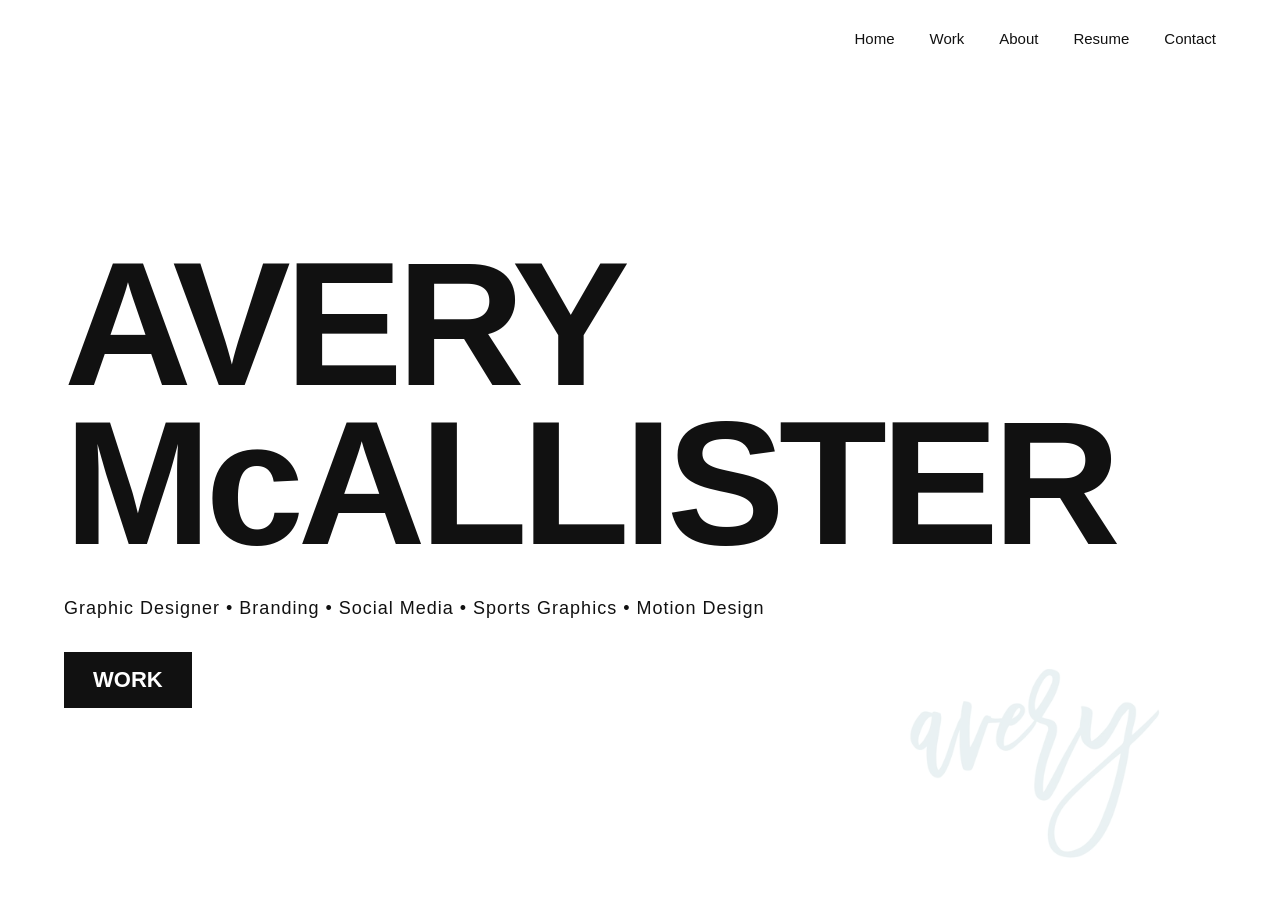
<file: index.html>
<!DOCTYPE html>
<html lang="en">
<head>
    <meta charset="UTF-8">
    <meta name="viewport" content="width=device-width, initial-scale=1.0">

    <title>Avery McAllister | Graphic Designer</title>
    
     <link rel="stylesheet" href="styles.css">
</head>

<body class="home-page">

    <!-- Navigation -->
    <nav>
        <ul>
            <li><a href="index.html">Home</a></li>
            <li><a href="work.html">Work</a></li>
            <li><a href="about.html">About</a></li>
            <li><a href="resume.html">Resume</a></li>
             <li><a href="contact.html">Contact</a></li>
        </ul>
    </nav>

    <!-- Homepage -->
    <main class="hero">
        <div>
            <h1>AVERY<br>McALLISTER</h1>
            <p>Graphic Designer • Branding • Social Media • Sports Graphics • Motion Design</p>
            <a class="hero-work-button" href="work.html">WORK</a>
        </div>
    </main>

     <img src="images/optimized/avery-1280.webp" class="corner-logo" alt="Avery McAllister logo" srcset="images/optimized/avery-640.webp 640w, images/optimized/avery-1280.webp 1280w" sizes="500px" width="8000" height="4500" decoding="async">

</body>
</html>
</file>
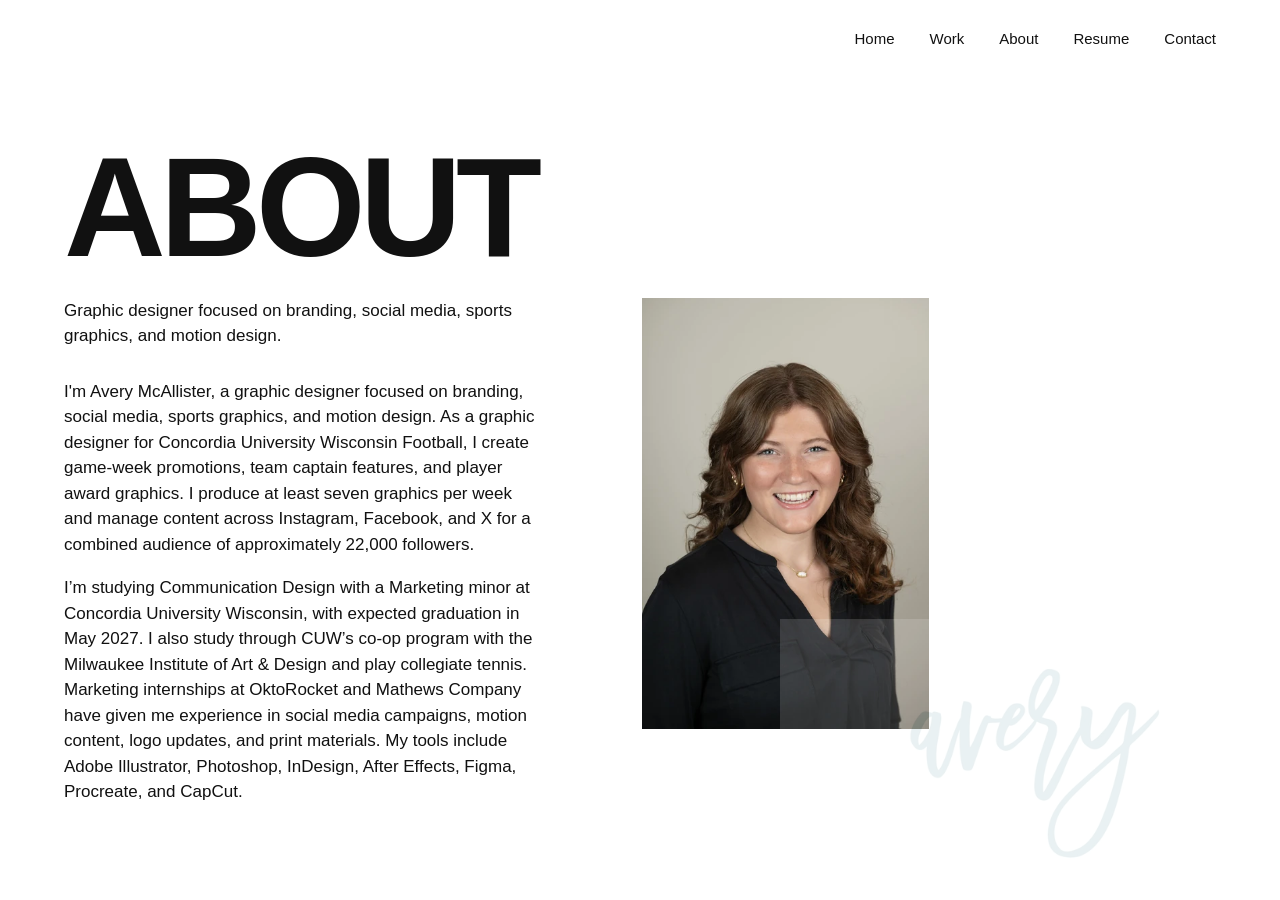
<file: about.html>
<!DOCTYPE html>
<html lang="en">
<head>
<meta charset="UTF-8">
<meta name="viewport" content="width=device-width, initial-scale=1.0">
<title>About | Avery McAllister</title>
<link rel="stylesheet" href="styles.css">
</head>
<body>

    
      <nav>
        <ul>
            <li><a href="index.html">Home</a></li>
            <li><a href="work.html">Work</a></li>
            <li><a href="about.html">About</a></li>
            <li><a href="resume.html">Resume</a></li>
             <li><a href="contact.html">Contact</a></li>
        </ul>
    </nav>
<main class="about-page">


    <!-- WORK TITLE -->

    <header class="work-header">
        <h1>ABOUT</h1>


    </header>



    <section class="about-content">

        <div class="about-intro">
            <p class="about-subheading">Graphic designer focused on branding, social media, sports graphics, and motion design.</p>
        <div class="about-text">
            <p>
                I'm Avery McAllister, a graphic designer focused on branding,
                social media, sports graphics, and motion design. As a graphic
                designer for Concordia University Wisconsin Football, I create
                game-week promotions, team captain features, and player award
                graphics. I produce at least seven graphics per week and manage
                content across Instagram, Facebook, and X for a combined
                audience of approximately 22,000 followers.
            </p><br>
            <p>
                I’m studying Communication Design with a Marketing minor at
                Concordia University Wisconsin, with expected graduation in
                May 2027. I also study through CUW’s co-op program with the
                Milwaukee Institute of Art &amp; Design and play collegiate tennis.
                Marketing internships at OktoRocket and Mathews Company have
                given me experience in social media campaigns, motion content,
                logo updates, and print materials. My tools include Adobe
                Illustrator, Photoshop, InDesign, After Effects, Figma,
                Procreate, and CapCut.
            </p>
        </div>

        </div>

        <div class="about-image">
            <img src="images/optimized/avery-headshot-1280.webp" alt="Avery McAllister" srcset="images/optimized/avery-headshot-640.webp 426w, images/optimized/avery-headshot-1280.webp 852w" sizes="(max-width: 800px) 50vw, 25vw" width="1445" height="2172" decoding="async">
        </div>
        
        <img src="images/optimized/avery-1280.webp" class="corner-logo" alt="Avery McAllister logo" srcset="images/optimized/avery-640.webp 640w, images/optimized/avery-1280.webp 1280w" sizes="500px" width="8000" height="4500" decoding="async">

    </section>


</main>

</body>
</html>
</file>
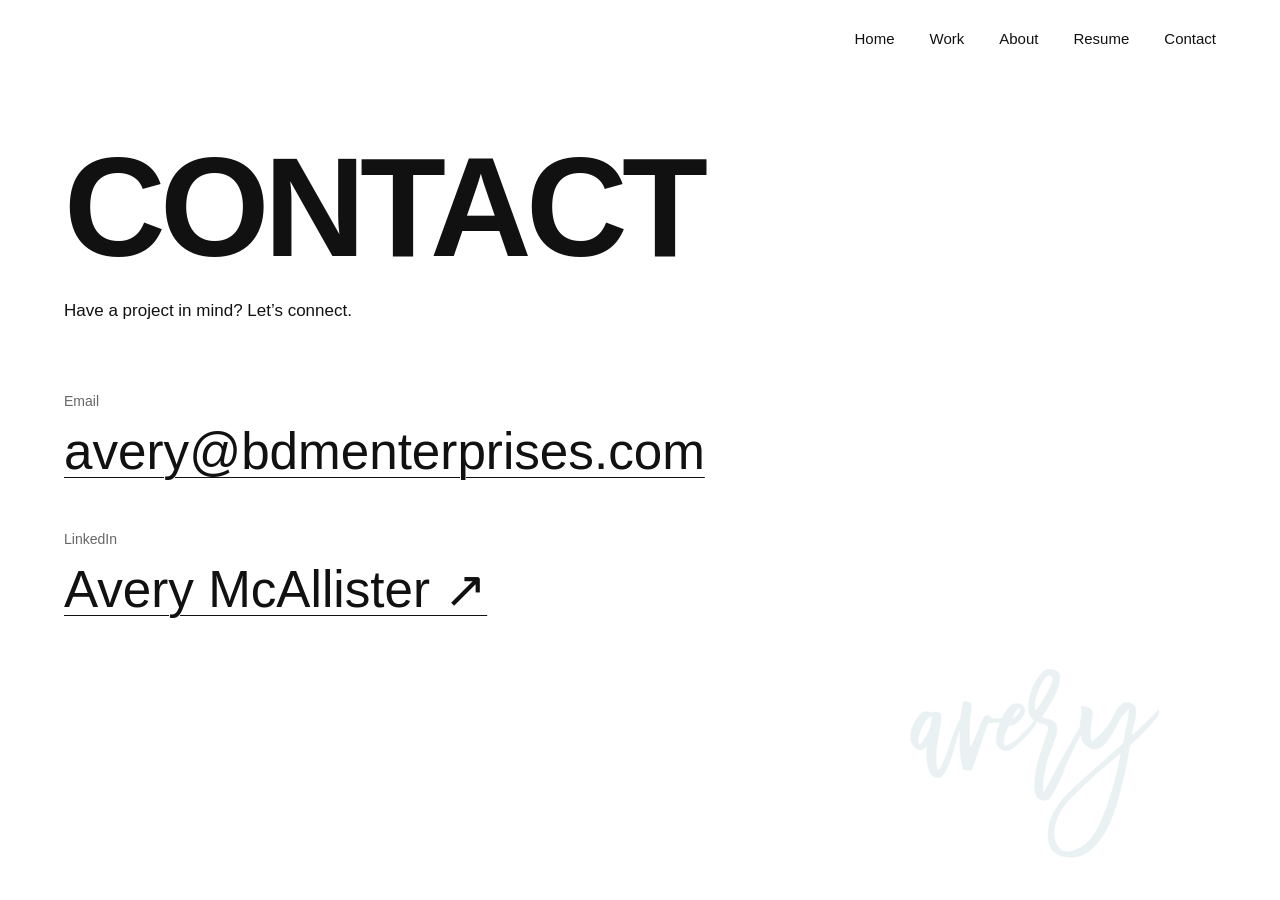
<file: contact.html>
<!DOCTYPE html>
<html lang="en">
<head>
    <meta charset="UTF-8">
    <meta name="viewport" content="width=device-width, initial-scale=1.0">

    <title>Contact | Avery McAllister</title>
    
     <link rel="stylesheet" href="styles.css">
</head>

<body>

    <!-- Navigation -->
    <nav>
        <ul>
            <li><a href="index.html">Home</a></li>
            <li><a href="work.html">Work</a></li>
            <li><a href="about.html">About</a></li>
            <li><a href="resume.html">Resume</a></li>
             <li><a href="contact.html" aria-current="page">Contact</a></li>
        </ul>
    </nav>

    <main class="contact-page">
        <header class="work-header">
            <h1>CONTACT</h1>
            <p>Have a project in mind? Let’s connect.</p>
        </header>
        <section class="contact-details" aria-label="Contact details">
            <div>
                <h2>Email</h2>
                <a href="mailto:avery@bdmenterprises.com">avery@bdmenterprises.com</a>
            </div>
            <div>
                <h2>LinkedIn</h2>
                <a href="https://www.linkedin.com/in/avery-mcallister">Avery McAllister ↗</a>
            </div>
        </section>
    </main>

     <img src="images/optimized/avery-1280.webp" class="corner-logo" alt="Avery McAllister logo" srcset="images/optimized/avery-640.webp 640w, images/optimized/avery-1280.webp 1280w" sizes="500px" width="8000" height="4500" decoding="async">

</body>
</html>
</file>
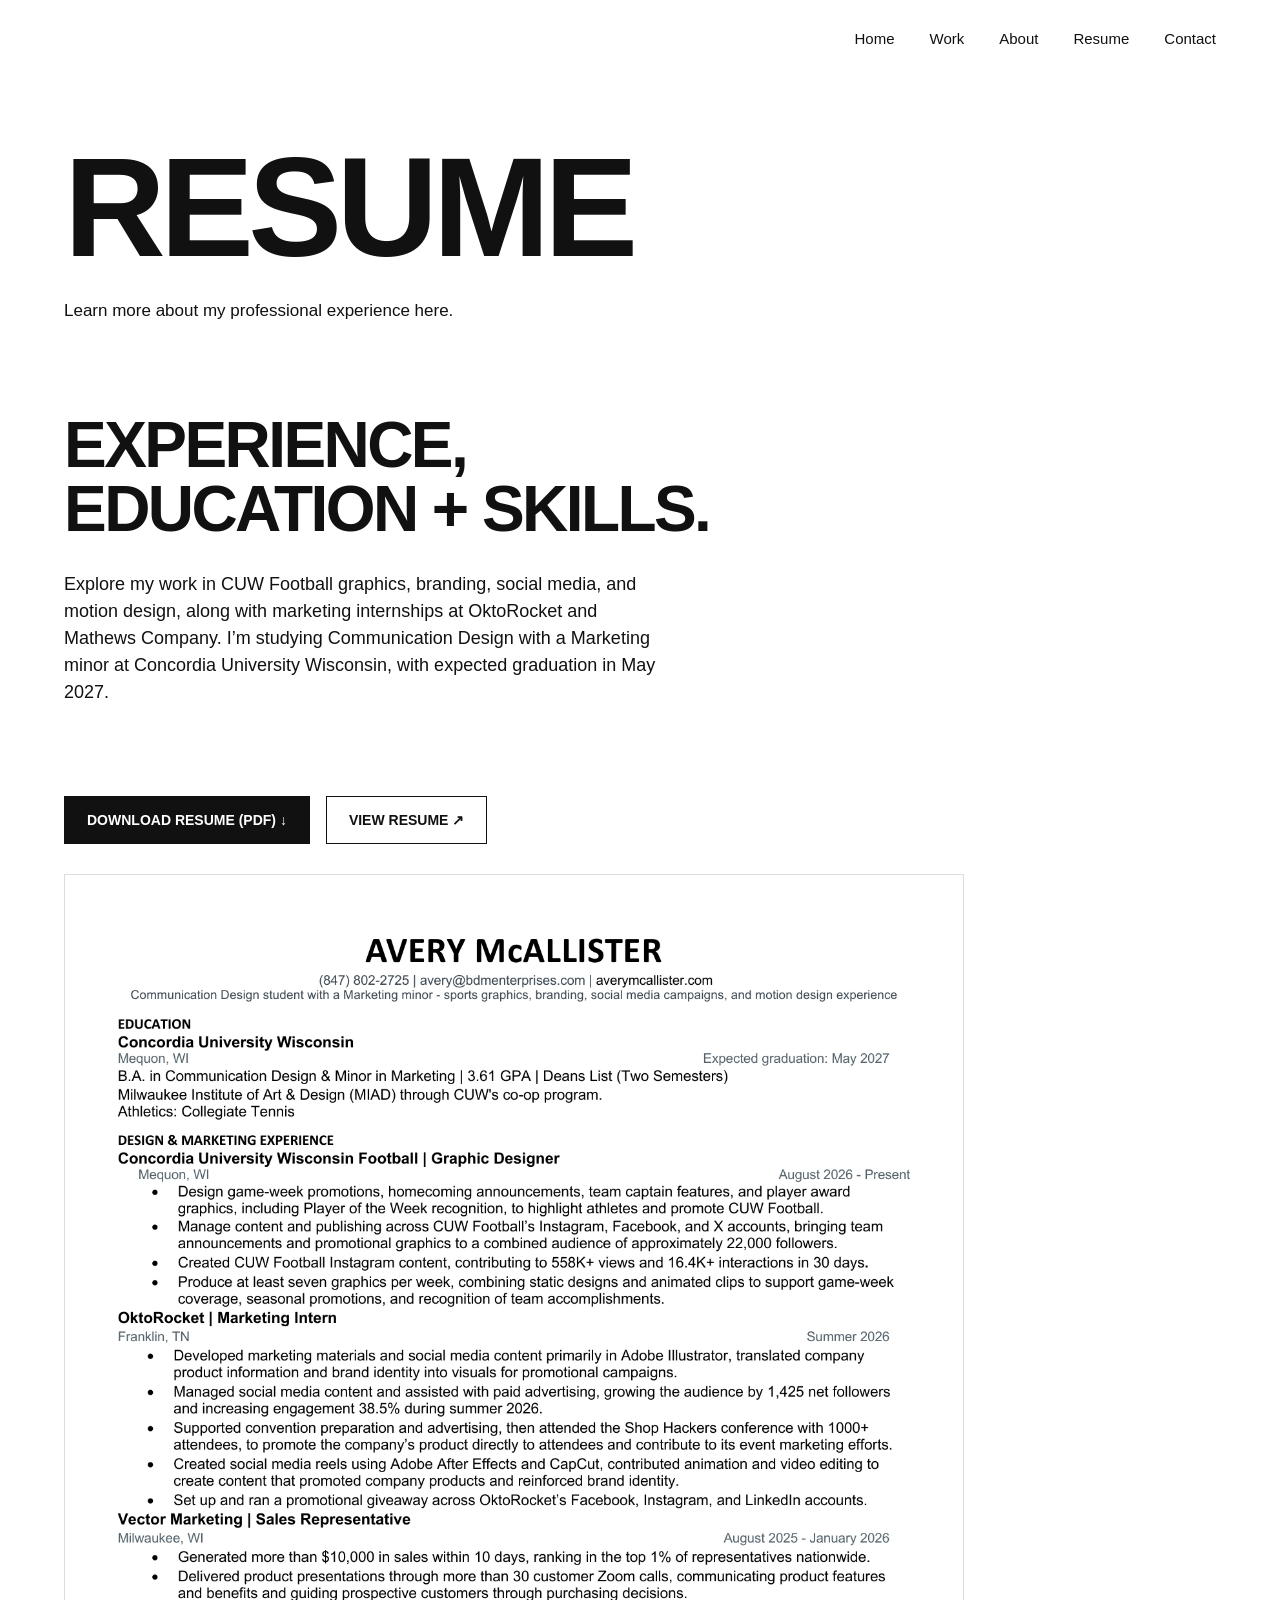
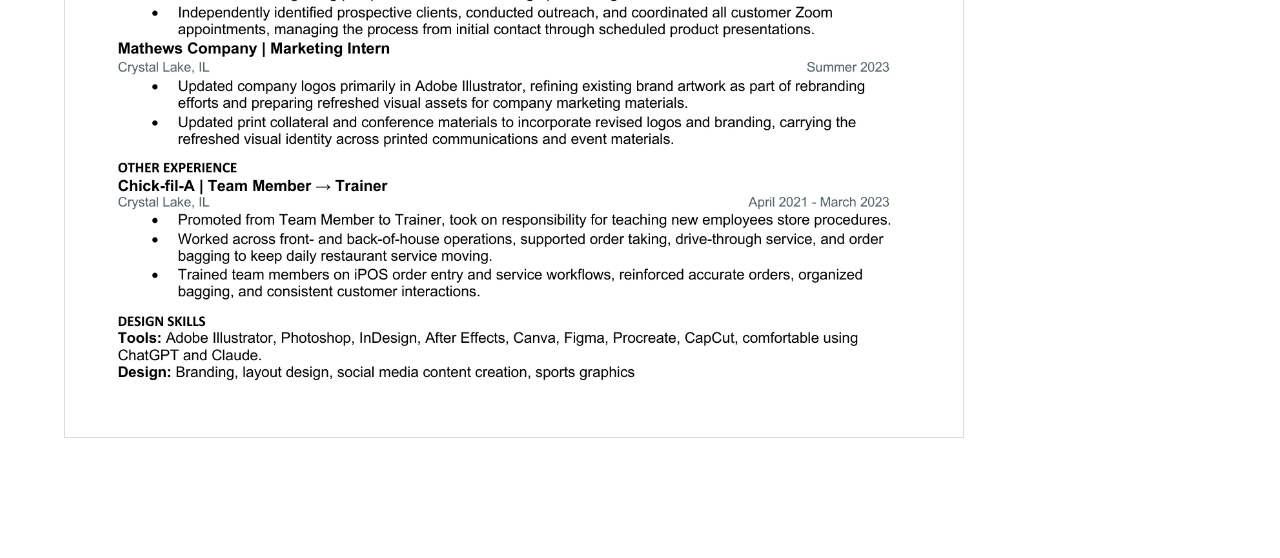
<file: resume.html>
<!DOCTYPE html>
<html lang="en">
<head>
<meta charset="UTF-8">
<meta name="viewport" content="width=device-width, initial-scale=1.0">
<title>Resume | Avery McAllister</title>
<link rel="stylesheet" href="styles.css?v=resume-20261006">
</head>
<body>



    <!-- NAVIGATION -->

    <nav>
        <ul>
            <li><a href="index.html">Home</a></li>
            <li><a href="work.html">Work</a></li>
            <li><a href="about.html">About</a></li>
            <li><a href="resume.html">Resume</a></li>
            <li><a href="contact.html">Contact</a></li>
        </ul>
    </nav>
<main class="resume-page">


    <!-- RESUME TITLE -->

    <header class="work-header">

        <h1>RESUME</h1>

        <p>
            
            Learn more about my professional experience here.
        </p>

    </header>


    <!-- INTRO -->

    <section class="resume-intro">

        <h2>
            EXPERIENCE,<br>
            EDUCATION + SKILLS.
        </h2>

        <p>
            Explore my work in CUW Football graphics, branding, social media,
            and motion design, along with marketing internships at OktoRocket
            and Mathews Company. I’m studying Communication Design with a
            Marketing minor at Concordia University Wisconsin, with expected
            graduation in May 2027.
        </p>

    </section>


    <!-- RESUME -->

    <section class="resume-container">

        <div class="resume-actions">
            <a href="images/Avery-McAllister-Resume.pdf?v=20261013-final"
               class="resume-button resume-download"
               download="Avery-McAllister-Resume.pdf">
                DOWNLOAD RESUME (PDF) ↓
            </a>
            <a href="images/Avery-McAllister-Resume.pdf?v=20261013-final"
               class="resume-button resume-view"
               target="_blank" rel="noopener">
                VIEW RESUME ↗
            </a>
        </div>
        <a href="images/Avery-McAllister-Resume.pdf?v=20261013-final"
           class="resume-preview"
           target="_blank" rel="noopener"
           aria-label="Open Avery McAllister's full resume PDF in a new tab">
            <img src="images/optimized/avery-resume-preview.webp?v=20261013-final"
                 alt="Avery McAllister's resume, featuring CUW Football graphic design, marketing experience, education, and design skills. Open the PDF to read the full resume."
                 width="1391" height="1800" decoding="async">
        </a>

    </section>


</main>

</body>
</html>
</file>
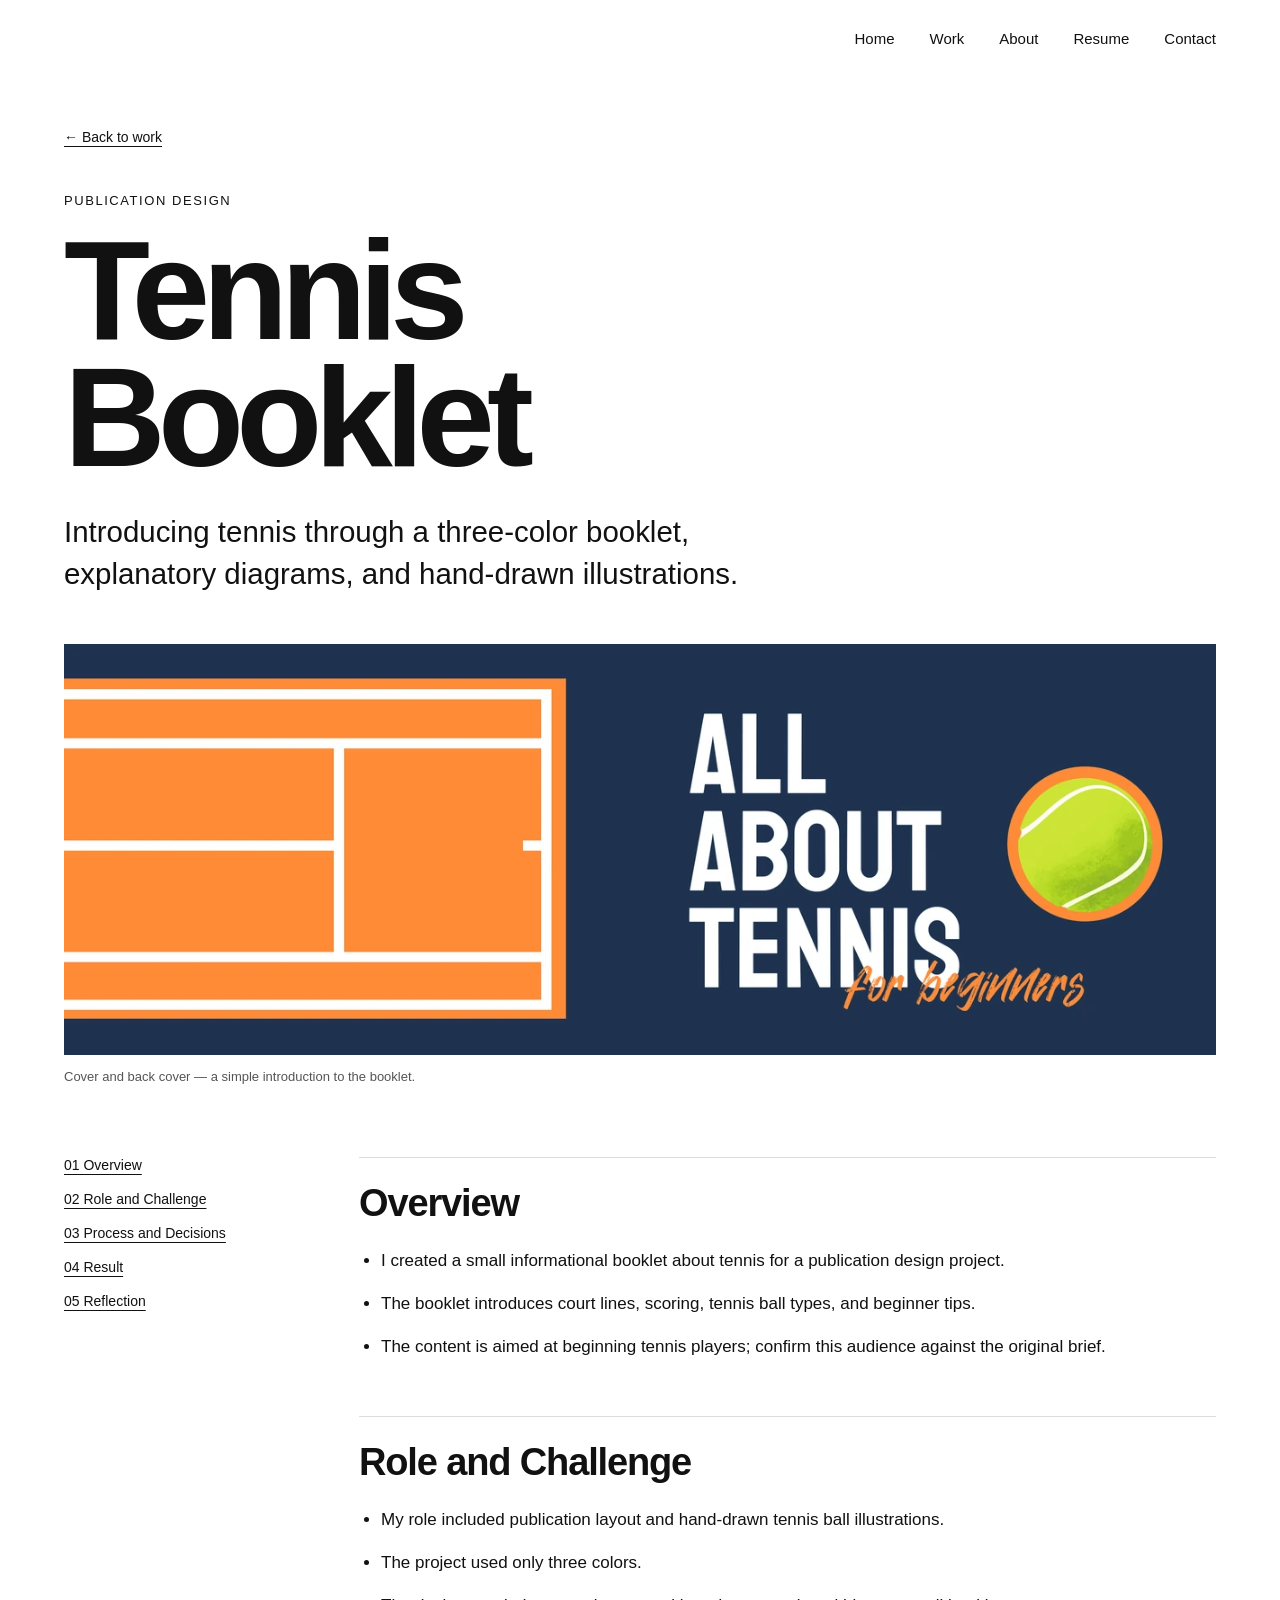
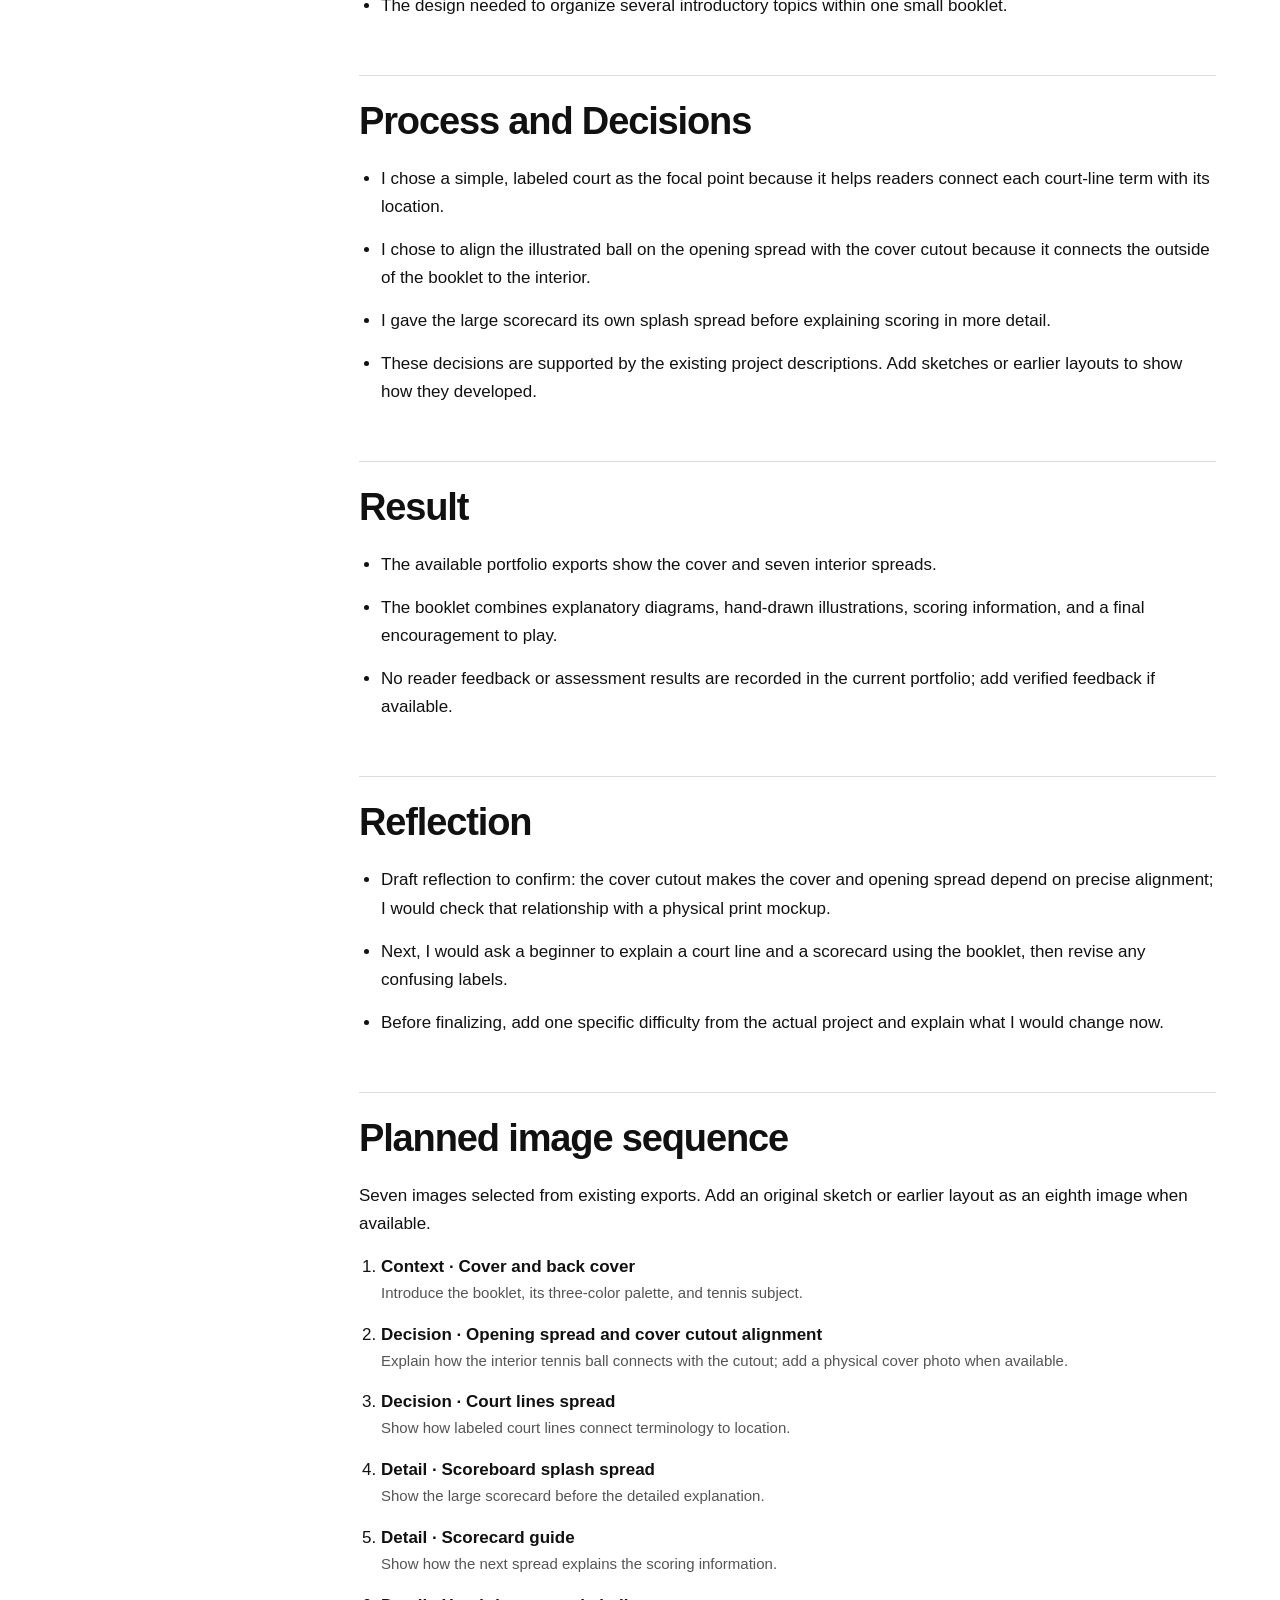
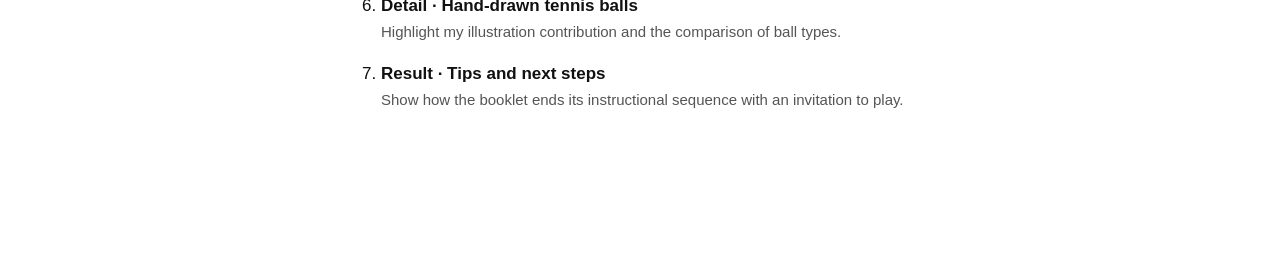
<file: tennis-booklet.html>
<!DOCTYPE html>
<html lang="en"><head><meta charset="UTF-8"><meta name="viewport" content="width=device-width, initial-scale=1.0"><title>Tennis Booklet Case Study | Avery McAllister</title><meta name="description" content="A working case study of Avery McAllister’s three-color informational tennis booklet."><link rel="stylesheet" href="styles.css"><link rel="stylesheet" href="case-study.css"></head><body><nav aria-label="Main navigation"><ul><li><a href="index.html">Home</a></li><li><a href="work.html">Work</a></li><li><a href="about.html">About</a></li><li><a href="resume.html">Resume</a></li><li><a href="contact.html">Contact</a></li></ul></nav><main class="case-study"><header><a class="case-back" href="work.html">← Back to work</a><p class="case-eyebrow">Publication design</p><h1>Tennis<br>Booklet</h1><p class="case-intro">Introducing tennis through a three-color booklet, explanatory diagrams, and hand-drawn illustrations.</p></header><figure class="case-lead"><img src="images/optimized/tennis-booklet-page-2-1280.webp" width="2600" height="929" alt="Front and back cover of the tennis booklet" fetchpriority="high"><figcaption>Cover and back cover — a simple introduction to the booklet.</figcaption></figure><div class="case-layout"><aside aria-label="Case-study sections"><a href="#section-1">01 Overview</a><a href="#section-2">02 Role and Challenge</a><a href="#section-3">03 Process and Decisions</a><a href="#section-4">04 Result</a><a href="#section-5">05 Reflection</a></aside><div><section id="section-1"><h2>Overview</h2><ul><li>I created a small informational booklet about tennis for a publication design project.</li><li>The booklet introduces court lines, scoring, tennis ball types, and beginner tips.</li><li>The content is aimed at beginning tennis players; confirm this audience against the original brief.</li></ul></section><section id="section-2"><h2>Role and Challenge</h2><ul><li>My role included publication layout and hand-drawn tennis ball illustrations.</li><li>The project used only three colors.</li><li>The design needed to organize several introductory topics within one small booklet.</li></ul></section><section id="section-3"><h2>Process and Decisions</h2><ul><li>I chose a simple, labeled court as the focal point because it helps readers connect each court-line term with its location.</li><li>I chose to align the illustrated ball on the opening spread with the cover cutout because it connects the outside of the booklet to the interior.</li><li>I gave the large scorecard its own splash spread before explaining scoring in more detail.</li><li>These decisions are supported by the existing project descriptions. Add sketches or earlier layouts to show how they developed.</li></ul></section><section id="section-4"><h2>Result</h2><ul><li>The available portfolio exports show the cover and seven interior spreads.</li><li>The booklet combines explanatory diagrams, hand-drawn illustrations, scoring information, and a final encouragement to play.</li><li>No reader feedback or assessment results are recorded in the current portfolio; add verified feedback if available.</li></ul></section><section id="section-5"><h2>Reflection</h2><ul><li>Draft reflection to confirm: the cover cutout makes the cover and opening spread depend on precise alignment; I would check that relationship with a physical print mockup.</li><li>Next, I would ask a beginner to explain a court line and a scorecard using the booklet, then revise any confusing labels.</li><li>Before finalizing, add one specific difficulty from the actual project and explain what I would change now.</li></ul></section><section class="case-image-plan"><h2>Planned image sequence</h2><p>Seven images selected from existing exports. Add an original sketch or earlier layout as an eighth image when available.</p><ol><li><strong>Context · Cover and back cover</strong><p>Introduce the booklet, its three-color palette, and tennis subject.</p></li><li><strong>Decision · Opening spread and cover cutout alignment</strong><p>Explain how the interior tennis ball connects with the cutout; add a physical cover photo when available.</p></li><li><strong>Decision · Court lines spread</strong><p>Show how labeled court lines connect terminology to location.</p></li><li><strong>Detail · Scoreboard splash spread</strong><p>Show the large scorecard before the detailed explanation.</p></li><li><strong>Detail · Scorecard guide</strong><p>Show how the next spread explains the scoring information.</p></li><li><strong>Detail · Hand-drawn tennis balls</strong><p>Highlight my illustration contribution and the comparison of ball types.</p></li><li><strong>Result · Tips and next steps</strong><p>Show how the booklet ends its instructional sequence with an invitation to play.</p></li></ol></section></div></div></main></body></html>
</file>
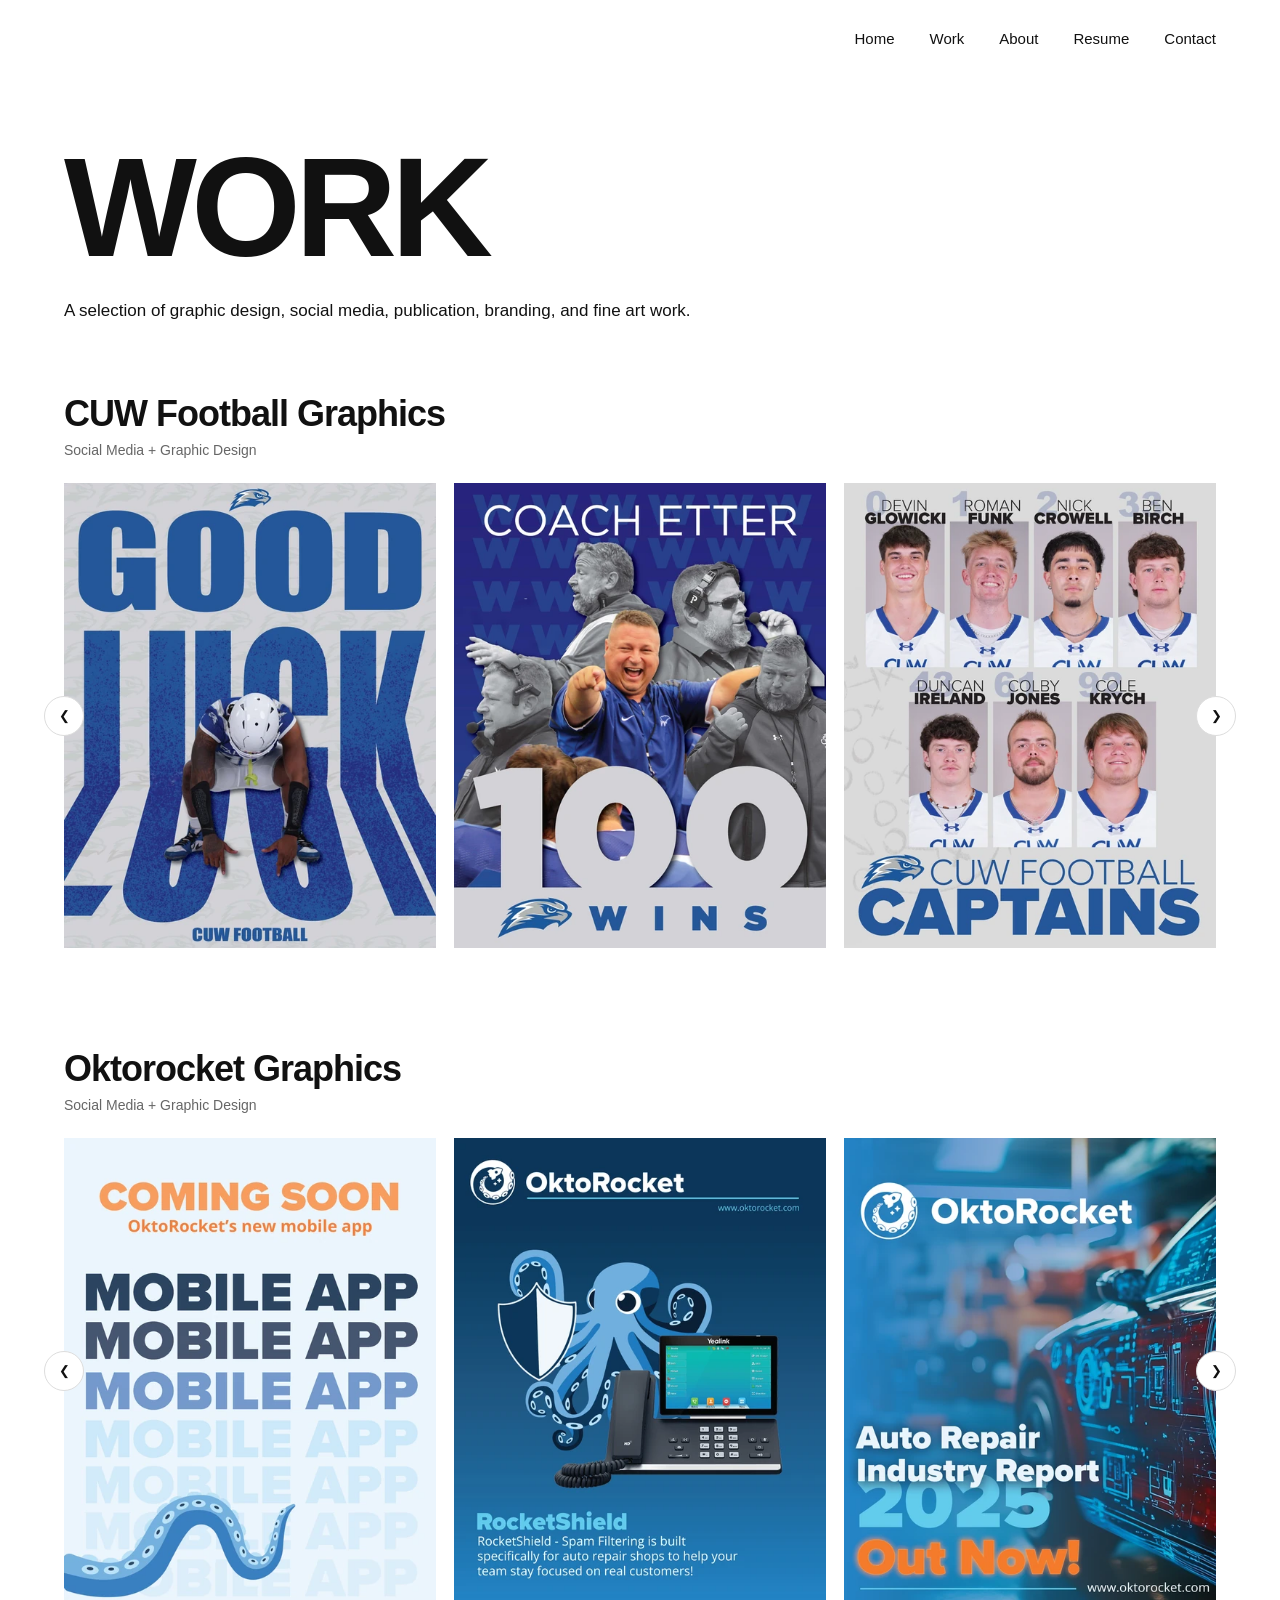
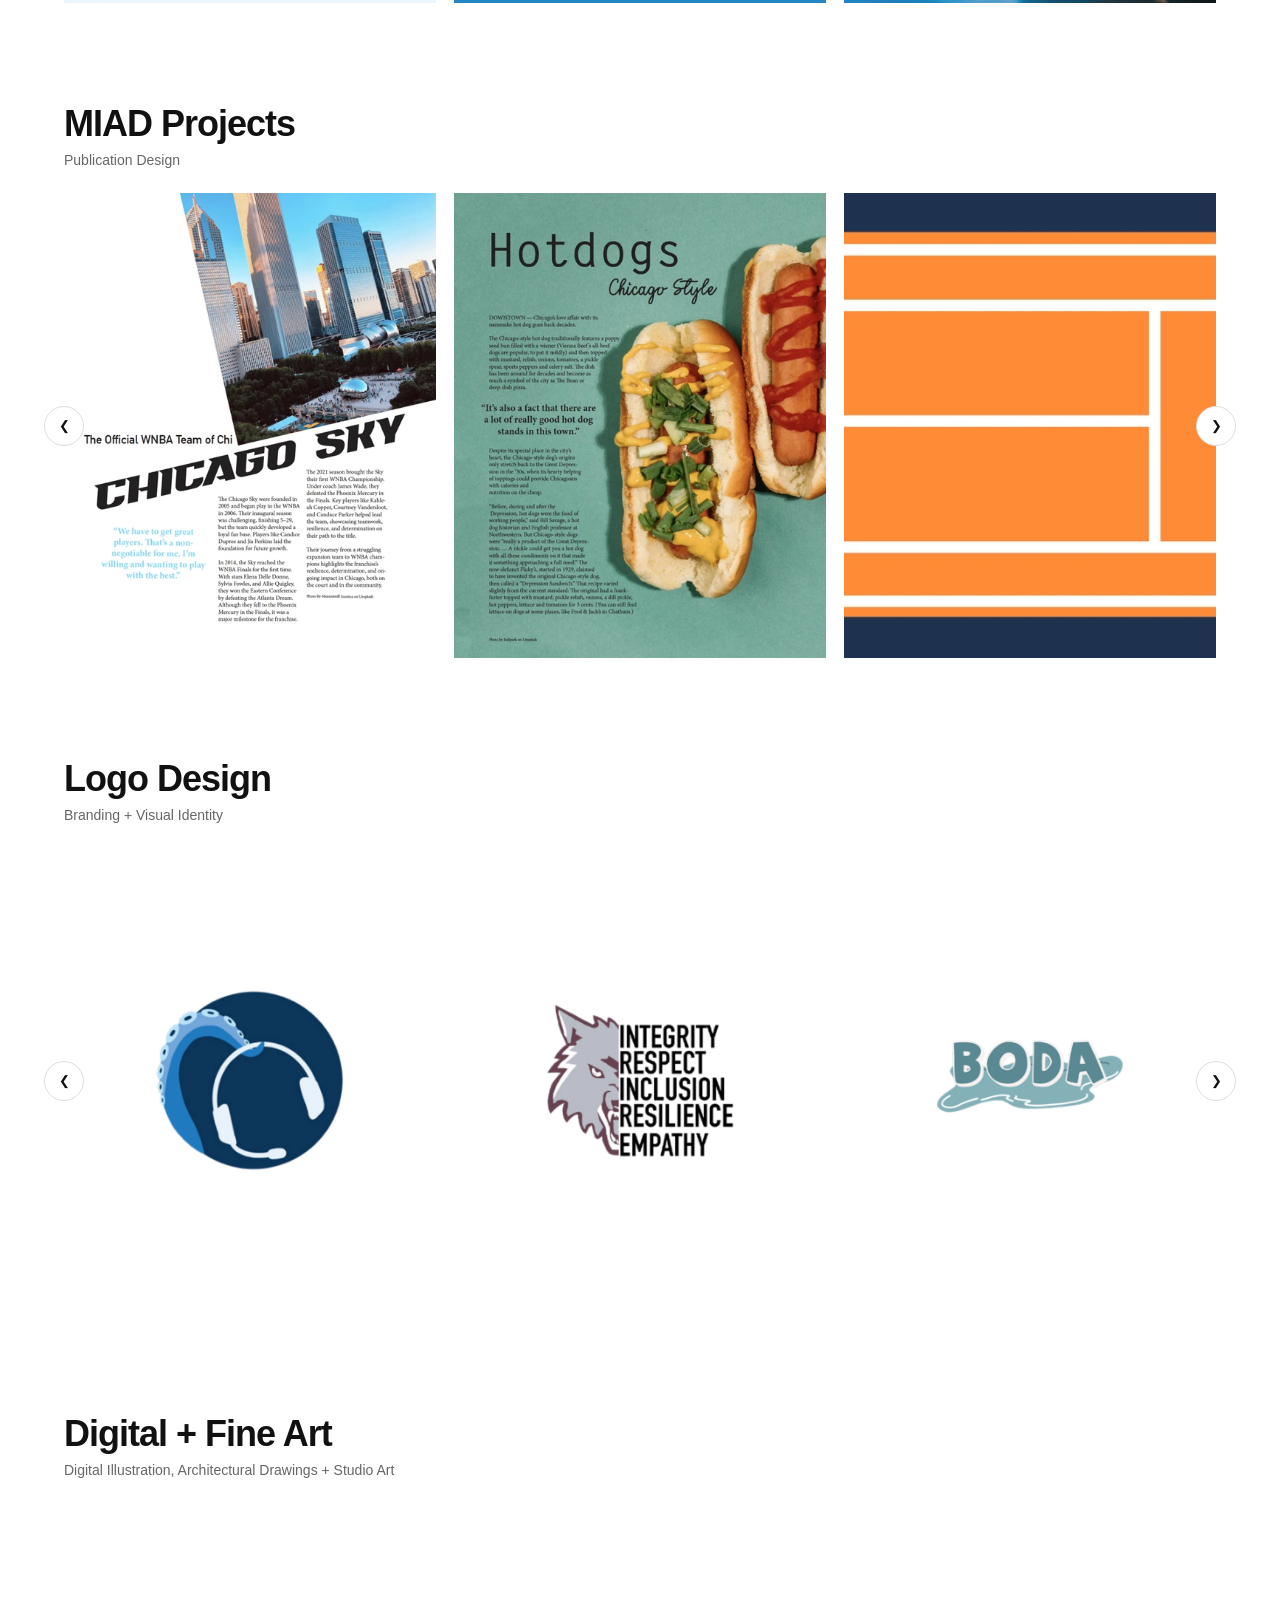
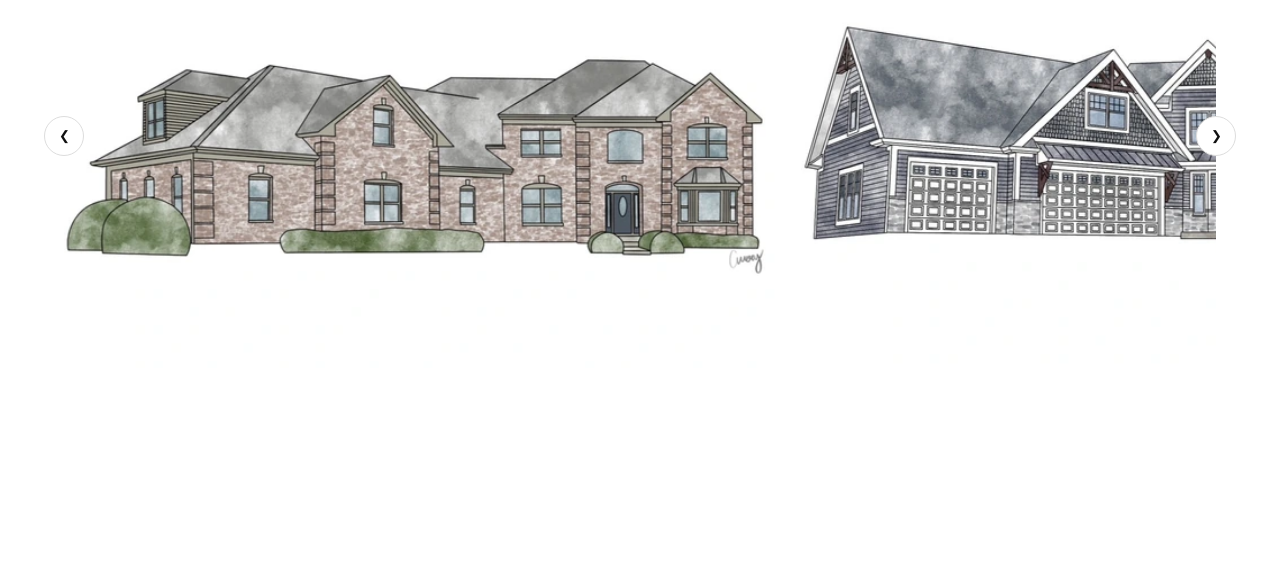
<file: work.html>
<!DOCTYPE html>
<html lang="en">

<head>
    <meta charset="UTF-8">
    <meta name="viewport" content="width=device-width, initial-scale=1.0">

    <title>Work | Avery McAllister</title>

    <link rel="stylesheet" href="styles.css">
</head>

<body>
    

    <!-- NAVIGATION -->
     <nav>
        <ul>
            <li><a href="index.html">Home</a></li>
            <li><a href="work.html">Work</a></li>
            <li><a href="about.html">About</a></li>
            <li><a href="resume.html">Resume</a></li>
             <li><a href="contact.html">Contact</a></li>
        </ul>
    </nav>


    <!-- WORK TITLE -->

    <header class="work-header">
        <h1>WORK</h1>
        <p>
           A selection of graphic design, social media,
            publication, branding, and fine art work.
        </p>
    </header>


   <!-- CUW FOOTBALL -->

<section class="work-section">

    <div class="section-title">
        <h2>CUW Football Graphics</h2>
        <p>Social Media + Graphic Design</p>
    </div>

    <div class="carousel">

        <!-- LEFT ARROW -->
        <button class="arrow left-arrow" type="button" aria-label="Previous photos"
                onclick="scrollWork(this, -1)">
            &#10094;
        </button>


        <!-- ALL IMAGES -->
        <div class="work-grid">


            <!-- PROJECT 1 -->
            <div class="work-piece"
                 data-project="good-luck" role="button" tabindex="0" onclick="openProject(this)">

                <img src="images/optimized/good-luck-1280.webp"
                     alt="CUW Football Good Luck graphic" srcset="images/optimized/good-luck-640.webp 512w, images/optimized/good-luck-1280.webp 1024w" sizes="(max-width: 500px) calc(100vw - 100px), (max-width: 800px) 45vw, 33vw" width="4500" height="5625" decoding="async" loading="lazy">

            </div>


            <!-- PROJECT 2 -->
            <div class="work-piece"
                 data-project="100-wims" role="button" tabindex="0" onclick="openProject(this)">

                <img src="images/optimized/100-wims-1280.webp"
                     alt="CUW Football 100 Wins graphic" srcset="images/optimized/100-wims-640.webp 512w, images/optimized/100-wims-1280.webp 1024w" sizes="(max-width: 500px) calc(100vw - 100px), (max-width: 800px) 45vw, 33vw" width="4500" height="5625" decoding="async" loading="lazy">

            </div>


            <!-- PROJECT 3 -->
            <div class="work-piece"
                 data-project="captains" role="button" tabindex="0" onclick="openProject(this)">

                <img src="images/optimized/captains-1280.webp"
                     alt="CUW Football Captains graphic" srcset="images/optimized/captains-640.webp 512w, images/optimized/captains-1280.webp 1024w" sizes="(max-width: 500px) calc(100vw - 100px), (max-width: 800px) 45vw, 33vw" width="3000" height="3750" decoding="async" loading="lazy">

            </div>


            <!-- PROJECT 4 -->
            <div class="work-piece"
                 data-project="football-final" role="button" tabindex="0" onclick="openProject(this)">

                <img src="images/optimized/football-final-1280.webp"
                     alt="CUW Football final score graphic: 49–28" srcset="images/optimized/football-final-640.webp 512w, images/optimized/football-final-1280.webp 1024w" sizes="(max-width: 500px) calc(100vw - 100px), (max-width: 800px) 45vw, 33vw" width="1920" height="2400" decoding="async" loading="lazy">

            </div>


            <!-- PROJECT 5 -->
            <div class="work-piece"
                 data-project="gta-game-week" role="button" tabindex="0" onclick="openProject(this)">

                <img src="images/optimized/gta-game-week-1280.webp"
                     alt="CUW Football illustrated Game Week 7 graphic" srcset="images/optimized/gta-game-week-640.webp 512w, images/optimized/gta-game-week-1280.webp 1024w" sizes="(max-width: 500px) calc(100vw - 100px), (max-width: 800px) 45vw, 33vw" width="3000" height="3750" decoding="async" loading="lazy">

            </div>


            <!-- PROJECT 6 -->
            <div class="work-piece"
                 data-project="homecoming" role="button" tabindex="0" onclick="openProject(this)">

                <img src="images/optimized/homecoming-1280.webp"
                     alt="CUW Football Homecoming graphic" srcset="images/optimized/homecoming-640.webp 512w, images/optimized/homecoming-1280.webp 1024w" sizes="(max-width: 500px) calc(100vw - 100px), (max-width: 800px) 45vw, 33vw" width="3000" height="3750" decoding="async" loading="lazy">

            </div>


            <!-- PROJECT 7 -->
            <div class="work-piece"
                 data-project="game-week" role="button" tabindex="0" onclick="openProject(this)">

                <img src="images/optimized/game-week-1280.webp"
                     alt="CUW Football Game Week graphic" srcset="images/optimized/game-week-640.webp 512w, images/optimized/game-week-1280.webp 1024w" sizes="(max-width: 500px) calc(100vw - 100px), (max-width: 800px) 45vw, 33vw" width="3000" height="3750" decoding="async" loading="lazy">

            </div>


        </div>


        <!-- RIGHT ARROW -->
        <button class="arrow right-arrow" type="button" aria-label="Next photos"
                onclick="scrollWork(this, 1)">
            &#10095;
        </button>

    </div>


        

    <!-- OKTOROCKET -->

<section style="margin-top: 100px;">

    <div class="section-title">
        <h2>Oktorocket Graphics</h2>
        <p>Social Media + Graphic Design</p>
    </div>

    <div class="carousel">

        <!-- LEFT ARROW -->
        <button class="arrow left-arrow" type="button" aria-label="Previous photos"
                onclick="scrollWork(this, -1)">
            &#10094;
        </button>


        <!-- ALL IMAGES -->
        <div class="work-grid">


            <!-- PROJECT 1 -->
            <div class="work-piece"
                 data-project="mobile-app-2" role="button" tabindex="0" onclick="openProject(this)">

                <img src="images/optimized/mobile-app-2-1280.webp"
                     alt="Oktorocket graphic" srcset="images/optimized/mobile-app-2-640.webp 512w, images/optimized/mobile-app-2-1280.webp 1024w" sizes="(max-width: 500px) calc(100vw - 100px), (max-width: 800px) 45vw, 33vw" width="3000" height="3750" decoding="async" loading="lazy">

            </div>


            <!-- PROJECT 2 -->
            <div class="work-piece"
                 data-project="rocketshieldd-new-page-1" role="button" tabindex="0" onclick="openProject(this)">

                <img src="images/optimized/rocketshieldd-new-page-1-1280.webp"
                     alt="Oktorocket RocketShield graphic" srcset="images/optimized/rocketshieldd-new-page-1-640.webp 512w, images/optimized/rocketshieldd-new-page-1-1280.webp 1024w" sizes="(max-width: 500px) calc(100vw - 100px), (max-width: 800px) 45vw, 33vw" width="3465" height="4332" decoding="async" loading="lazy">

            </div>


            <!-- PROJECT 3 -->
            <div class="work-piece"
                 data-project="out-now" role="button" tabindex="0" onclick="openProject(this)">

                <img src="images/optimized/out-now-1280.webp"
                     alt="Oktorocket graphic" srcset="images/optimized/out-now-640.webp 512w, images/optimized/out-now-1280.webp 1024w" sizes="(max-width: 500px) calc(100vw - 100px), (max-width: 800px) 45vw, 33vw" width="4500" height="5625" decoding="async" loading="lazy">

            </div>


            <!-- PROJECT 4 -->
            <div class="work-piece"
                 data-project="call-period-comparison-copy-2" role="button" tabindex="0" onclick="openProject(this)">

                <img src="images/optimized/call-period-comparison-copy-2-1280.webp"
                     alt="Oktorocket call period comparison graphic" srcset="images/optimized/call-period-comparison-copy-2-640.webp 512w, images/optimized/call-period-comparison-copy-2-1280.webp 1024w" sizes="(max-width: 500px) calc(100vw - 100px), (max-width: 800px) 45vw, 33vw" width="5580" height="6975" decoding="async" loading="lazy">

            </div>


            <!-- PROJECT 5 -->
            <div class="work-piece"
                 data-project="parts-margin-report-all" role="button" tabindex="0" onclick="openProject(this)">

                <img src="images/optimized/parts-margin-report-all-1280.webp"
                     alt="Oktorocket parts margin report graphic" srcset="images/optimized/parts-margin-report-all-640.webp 512w, images/optimized/parts-margin-report-all-1280.webp 1024w" sizes="(max-width: 500px) calc(100vw - 100px), (max-width: 800px) 45vw, 33vw" width="1080" height="1350" decoding="async" loading="lazy">

            </div>


        </div>


        <!-- RIGHT ARROW -->
        <button class="arrow right-arrow" type="button" aria-label="Next photos"
                onclick="scrollWork(this, 1)">
            &#10095;
        </button>

    </div>

</section>
    
<!-- MIAD PROJECTS -->

<section class="work-section"
         style="margin-top: 100px; margin-left: 0; padding-left: 0;">

    <div class="section-title"
         style="margin-left: 0; padding-left: 0;">

        <h2>MIAD Projects</h2>
        <p>Publication Design</p>

    </div>


    <div class="carousel">

        <!-- LEFT ARROW -->
        <button class="arrow left-arrow" type="button" aria-label="Previous photos"
                onclick="scrollWork(this, -1)">
            &#10094;
        </button>


        <div class="work-grid">


            <!-- MAGAZINE PROJECT 1 -->
            <div class="work-piece"
                 data-project="screenshot-2026-08-15-at-4-05-33-pm" role="button" tabindex="0" onclick="openProject(this)">

                <img src="images/optimized/screenshot-2026-08-15-at-4-05-33-pm-1280.webp"
                     alt="Magazine spread" srcset="images/optimized/screenshot-2026-08-15-at-4-05-33-pm-640.webp 504w, images/optimized/screenshot-2026-08-15-at-4-05-33-pm-1280.webp 1008w" sizes="(max-width: 500px) calc(100vw - 100px), (max-width: 800px) 45vw, 33vw" width="1314" height="1668" decoding="async" loading="lazy">

            </div>


            <!-- MAGAZINE PROJECT 2 -->
            <div class="work-piece"
                 data-project="screenshot-2026-08-15-at-4-05-23-pm" role="button" tabindex="0" onclick="openProject(this)">

                <img src="images/optimized/screenshot-2026-08-15-at-4-05-23-pm-1280.webp"
                     alt="Magazine spread" srcset="images/optimized/screenshot-2026-08-15-at-4-05-23-pm-640.webp 512w, images/optimized/screenshot-2026-08-15-at-4-05-23-pm-1280.webp 1023w" sizes="(max-width: 500px) calc(100vw - 100px), (max-width: 800px) 45vw, 33vw" width="1330" height="1664" decoding="async" loading="lazy">

            </div>


            <!-- TENNIS BOOKLET: COVER -->
            <div class="work-piece work-piece-wide" style="flex: 0 0 auto; aspect-ratio: 2600 / 929;"
                 data-project="tennis-booklet-page-2" role="button" tabindex="0" onclick="openProject(this)">
                <img src="images/optimized/tennis-booklet-page-2-1280.webp"
                     alt="Tennis booklet — Cover" srcset="images/optimized/tennis-booklet-page-2-640.webp 640w, images/optimized/tennis-booklet-page-2-1280.webp 1280w" sizes="(max-width: 800px) 160vw, 120vw" width="2600" height="929" style="width: auto; object-fit: contain;" decoding="async" loading="lazy">
            </div>

            <!-- TENNIS BOOKLET: CONTENTS -->
            <div class="work-piece work-piece-wide" style="flex: 0 0 auto; aspect-ratio: 2600 / 929;"
                 data-project="tennis-booklet-page-3" role="button" tabindex="0" onclick="openProject(this)">
                <img src="images/optimized/tennis-booklet-page-3-1280.webp"
                     alt="Tennis booklet — Contents" srcset="images/optimized/tennis-booklet-page-3-640.webp 640w, images/optimized/tennis-booklet-page-3-1280.webp 1280w" sizes="(max-width: 800px) 160vw, 120vw" width="2600" height="929" style="width: auto; object-fit: contain;" decoding="async" loading="lazy">
            </div>

            <!-- TENNIS BOOKLET: COURT LINES -->
            <div class="work-piece work-piece-wide" style="flex: 0 0 auto; aspect-ratio: 2600 / 929;"
                 data-project="tennis-booklet-page-4" role="button" tabindex="0" onclick="openProject(this)">
                <img src="images/optimized/tennis-booklet-page-4-1280.webp"
                     alt="Tennis booklet — Court Lines" srcset="images/optimized/tennis-booklet-page-4-640.webp 640w, images/optimized/tennis-booklet-page-4-1280.webp 1280w" sizes="(max-width: 800px) 160vw, 120vw" width="2600" height="929" style="width: auto; object-fit: contain;" decoding="async" loading="lazy">
            </div>

            <!-- TENNIS BOOKLET: SCOREBOARD -->
            <div class="work-piece work-piece-wide" style="flex: 0 0 auto; aspect-ratio: 2600 / 929;"
                 data-project="tennis-booklet-page-5" role="button" tabindex="0" onclick="openProject(this)">
                <img src="images/optimized/tennis-booklet-page-5-1280.webp"
                     alt="Tennis booklet — Scoreboard" srcset="images/optimized/tennis-booklet-page-5-640.webp 640w, images/optimized/tennis-booklet-page-5-1280.webp 1280w" sizes="(max-width: 800px) 160vw, 120vw" width="2600" height="929" style="width: auto; object-fit: contain;" decoding="async" loading="lazy">
            </div>

            <!-- TENNIS BOOKLET: SCORECARD GUIDE -->
            <div class="work-piece work-piece-wide" style="flex: 0 0 auto; aspect-ratio: 2600 / 929;"
                 data-project="tennis-booklet-page-6" role="button" tabindex="0" onclick="openProject(this)">
                <img src="images/optimized/tennis-booklet-page-6-1280.webp"
                     alt="Tennis booklet — Scorecard Guide" srcset="images/optimized/tennis-booklet-page-6-640.webp 640w, images/optimized/tennis-booklet-page-6-1280.webp 1280w" sizes="(max-width: 800px) 160vw, 120vw" width="2600" height="929" style="width: auto; object-fit: contain;" decoding="async" loading="lazy">
            </div>

            <!-- TENNIS BOOKLET: TENNIS BALLS -->
            <div class="work-piece work-piece-wide" style="flex: 0 0 auto; aspect-ratio: 2600 / 929;"
                 data-project="tennis-booklet-page-7" role="button" tabindex="0" onclick="openProject(this)">
                <img src="images/optimized/tennis-booklet-page-7-1280.webp"
                     alt="Tennis booklet — Tennis Balls" srcset="images/optimized/tennis-booklet-page-7-640.webp 640w, images/optimized/tennis-booklet-page-7-1280.webp 1280w" sizes="(max-width: 800px) 160vw, 120vw" width="2600" height="929" style="width: auto; object-fit: contain;" decoding="async" loading="lazy">
            </div>

            <!-- TENNIS BOOKLET: TIPS AND NEXT STEPS -->
            <div class="work-piece work-piece-wide" style="flex: 0 0 auto; aspect-ratio: 2600 / 929;"
                 data-project="tennis-booklet-page-8" role="button" tabindex="0" onclick="openProject(this)">
                <img src="images/optimized/tennis-booklet-page-8-1280.webp"
                     alt="Tennis booklet — Tips and Next Steps" srcset="images/optimized/tennis-booklet-page-8-640.webp 640w, images/optimized/tennis-booklet-page-8-1280.webp 1280w" sizes="(max-width: 800px) 160vw, 120vw" width="2600" height="929" style="width: auto; object-fit: contain;" decoding="async" loading="lazy">
            </div>

            <!-- TENNIS BOOKLET: CLOSING QUOTE -->
            <div class="work-piece work-piece-wide" style="flex: 0 0 auto; aspect-ratio: 2600 / 929;"
                 data-project="tennis-booklet-page-9" role="button" tabindex="0" onclick="openProject(this)">
                <img src="images/optimized/tennis-booklet-page-9-1280.webp"
                     alt="Tennis booklet — Closing Quote" srcset="images/optimized/tennis-booklet-page-9-640.webp 640w, images/optimized/tennis-booklet-page-9-1280.webp 1280w" sizes="(max-width: 800px) 160vw, 120vw" width="2600" height="929" style="width: auto; object-fit: contain;" decoding="async" loading="lazy">
            </div>


        </div>


        <!-- RIGHT ARROW -->
        <button class="arrow right-arrow" type="button" aria-label="Next photos"
                onclick="scrollWork(this, 1)">
            &#10095;
        </button>

    </div>

</section>


<!-- LOGO DESIGN -->

<section class="work-section"
         style="margin-top: 0px; margin-left: 0; padding-left: 0;">

    <div class="section-title"
         style="margin-left: 0; padding-left: 0;">

        <h2>Logo Design</h2>
        <p>Branding + Visual Identity</p>

    </div>


    <div class="carousel">

        <!-- LEFT ARROW -->
        <button class="arrow left-arrow" type="button" aria-label="Previous photos"
                onclick="scrollWork(this, -1)">
            &#10094;
        </button>


        <div class="work-grid">


            <div class="work-piece work-piece-logo" data-project="logo-1" role="button" tabindex="0" onclick="openProject(this)">
                <img src="images/optimized/logo-1-1280.webp"
                     srcset="images/optimized/logo-1-640.webp 512w, images/optimized/logo-1-1280.webp 1024w"
                     sizes="(max-width: 500px) calc(100vw - 100px), (max-width: 800px) 45vw, 33vw"
                     width="1200" height="1500" loading="lazy" decoding="async" alt="Headset Icon logo design">
            </div>

            <div class="work-piece work-piece-logo" data-project="logo-2" role="button" tabindex="0" onclick="openProject(this)">
                <img src="images/optimized/logo-2-1280.webp"
                     srcset="images/optimized/logo-2-640.webp 512w, images/optimized/logo-2-1280.webp 1024w"
                     sizes="(max-width: 500px) calc(100vw - 100px), (max-width: 800px) 45vw, 33vw"
                     width="1200" height="1500" loading="lazy" decoding="async" alt="Integrity + Respect logo design">
            </div>

            <div class="work-piece work-piece-logo" data-project="logo-3" role="button" tabindex="0" onclick="openProject(this)">
                <img src="images/optimized/logo-3-1280.webp"
                     srcset="images/optimized/logo-3-640.webp 512w, images/optimized/logo-3-1280.webp 1024w"
                     sizes="(max-width: 500px) calc(100vw - 100px), (max-width: 800px) 45vw, 33vw"
                     width="1200" height="1500" loading="lazy" decoding="async" alt="BODA logo design">
            </div>

            <div class="work-piece work-piece-logo" data-project="logo-4" role="button" tabindex="0" onclick="openProject(this)">
                <img src="images/optimized/logo-4-1280.webp"
                     srcset="images/optimized/logo-4-640.webp 512w, images/optimized/logo-4-1280.webp 1024w"
                     sizes="(max-width: 500px) calc(100vw - 100px), (max-width: 800px) 45vw, 33vw"
                     width="1200" height="1500" loading="lazy" decoding="async" alt="STEAMZ logo design">
            </div>

            <div class="work-piece work-piece-logo" data-project="logo-5" role="button" tabindex="0" onclick="openProject(this)">
                <img src="images/optimized/logo-5-1280.webp"
                     srcset="images/optimized/logo-5-640.webp 512w, images/optimized/logo-5-1280.webp 1024w"
                     sizes="(max-width: 500px) calc(100vw - 100px), (max-width: 800px) 45vw, 33vw"
                     width="1200" height="1500" loading="lazy" decoding="async" alt="Footwear Saver logo design">
            </div>

            <div class="work-piece work-piece-logo" data-project="logo-6" role="button" tabindex="0" onclick="openProject(this)">
                <img src="images/optimized/logo-6-1280.webp"
                     srcset="images/optimized/logo-6-640.webp 512w, images/optimized/logo-6-1280.webp 1024w"
                     sizes="(max-width: 500px) calc(100vw - 100px), (max-width: 800px) 45vw, 33vw"
                     width="1200" height="1500" loading="lazy" decoding="async" alt="Dry Stride logo design">
            </div>

        </div>


        <!-- RIGHT ARROW -->
        <button class="arrow right-arrow" type="button" aria-label="Next photos"
                onclick="scrollWork(this, 1)">
            &#10095;
        </button>

    </div>

</section>



<!-- FINE ART -->

<section class="work-section"
         style="margin-top: 0px; margin-left: 0; padding-left: 0;">

    <div class="section-title">

        <h2>Digital + Fine Art</h2>
        <p>Digital Illustration, Architectural Drawings + Studio Art</p>

    </div>


    <div class="carousel">

        <!-- LEFT ARROW -->
        <button class="arrow left-arrow" type="button" aria-label="Previous photos"
                onclick="scrollWork(this, -1)">
            &#10094;
        </button>


        <div class="work-grid">


            <div class="work-piece work-piece-art" style="--art-ratio: 1.54615385;" data-project="fine-art-6" role="button" tabindex="0" onclick="openProject(this)">
                <img src="images/optimized/fine-art-6-1280.webp"
                     srcset="images/optimized/fine-art-6-640.webp 640w, images/optimized/fine-art-6-1280.webp 1206w"
                     sizes="(max-width: 500px) calc(100vw - 48px), (max-width: 800px) 45vw, 33vw"
                     width="1206" height="780" loading="lazy" decoding="async" alt="House Illustration 3">
            </div>

            <div class="work-piece work-piece-art" style="--art-ratio: 1.58475690;" data-project="fine-art-4" role="button" tabindex="0" onclick="openProject(this)">
                <img src="images/optimized/fine-art-4-1280.webp"
                     srcset="images/optimized/fine-art-4-640.webp 640w, images/optimized/fine-art-4-1280.webp 1206w"
                     sizes="(max-width: 500px) calc(100vw - 48px), (max-width: 800px) 45vw, 33vw"
                     width="1206" height="761" loading="lazy" decoding="async" alt="House Illustration 1">
            </div>

            <div class="work-piece work-piece-art" style="--art-ratio: 1.17773438;" data-project="fine-art-5" role="button" tabindex="0" onclick="openProject(this)">
                <img src="images/optimized/fine-art-5-1280.webp"
                     srcset="images/optimized/fine-art-5-640.webp 640w, images/optimized/fine-art-5-1280.webp 1206w"
                     sizes="(max-width: 500px) calc(100vw - 48px), (max-width: 800px) 45vw, 33vw"
                     width="1206" height="1024" loading="lazy" decoding="async" alt="House Illustration 2">
            </div>

            <div class="work-piece work-piece-art" style="--art-ratio: 0.99511002;" data-project="fine-art-1" role="button" tabindex="0" onclick="openProject(this)">
                <img src="images/optimized/fine-art-1-1280.webp"
                     srcset="images/optimized/fine-art-1-640.webp 637w, images/optimized/fine-art-1-1280.webp 1274w"
                     sizes="(max-width: 500px) calc(100vw - 48px), (max-width: 800px) 45vw, 33vw"
                     width="2035" height="2045" loading="lazy" decoding="async" alt="Frog Drawing">
            </div>

            <div class="work-piece work-piece-art" style="--art-ratio: 0.93083980;" data-project="fine-art-2" role="button" tabindex="0" onclick="openProject(this)">
                <img src="images/optimized/fine-art-2-1280.webp"
                     srcset="images/optimized/fine-art-2-640.webp 596w, images/optimized/fine-art-2-1280.webp 1191w"
                     sizes="(max-width: 500px) calc(100vw - 48px), (max-width: 800px) 45vw, 33vw"
                     width="2638" height="2834" loading="lazy" decoding="async" alt="Lizard Drawing">
            </div>

            <div class="work-piece work-piece-art" style="--art-ratio: 0.81613183;" data-project="fine-art-3" role="button" tabindex="0" onclick="openProject(this)">
                <img src="images/optimized/fine-art-3-1280.webp"
                     srcset="images/optimized/fine-art-3-640.webp 522w, images/optimized/fine-art-3-1280.webp 1045w"
                     sizes="(max-width: 500px) calc(100vw - 48px), (max-width: 800px) 45vw, 33vw"
                     width="2823" height="3459" loading="lazy" decoding="async" alt="Dog Drawing">
            </div>

        </div>


        <!-- RIGHT ARROW -->
        <button class="arrow right-arrow" type="button" aria-label="Next photos"
                onclick="scrollWork(this, 1)">
            &#10095;
        </button>

    </div>

</section>
    </section>

    <!-- IMAGE POPUP -->

    <div id="imageModal" class="image-modal" role="dialog" aria-modal="true" aria-hidden="true" aria-labelledby="modalTitle">

    <button class="modal-close" type="button" aria-label="Close project" onclick="closeImage()">×</button>

    <div class="modal-content">

        <div class="modal-image">
            <img id="largeImage" decoding="async" alt="Project preview">
        </div>

        <div class="modal-info">
            <div class="modal-navigation" aria-label="Project navigation">
                <button type="button" aria-label="Previous project" onclick="navigateProject(-1)">❮</button>
                <span id="modalPosition" aria-live="polite"></span>
                <button type="button" aria-label="Next project" onclick="navigateProject(1)">❯</button>
            </div>
            <h2 id="modalTitle"></h2>
            <p id="modalCategory" class="modal-category"></p>
            <p id="modalDescription"></p>
            <dl class="modal-details">
                <div id="modalYearRow" hidden><dt>Year</dt><dd id="modalYear"></dd></div>
                <div id="modalToolsRow" hidden><dt>Tools</dt><dd id="modalTools"></dd></div>
            </dl>
        </div>

    </div>

</div>

   <script src="projects.js"></script>
   <script>

    /* CAROUSEL ARROWS */
    function scrollWork(button, direction) {
        const carousel = button.parentElement;
        const grid = carousel.querySelector(".work-grid");
        const pieces = [...grid.querySelectorAll(".work-piece")];
        const current = grid.scrollLeft;
        const max = grid.scrollWidth - grid.clientWidth;
        const positions = pieces.map(piece => piece.offsetLeft - pieces[0].offsetLeft);
        const target = direction > 0
            ? (current >= max - 1 ? 0 : positions.find(position => position > current + 1) ?? max)
            : (current <= 1 ? max : positions.reverse().find(position => position < current - 1) ?? 0);
        grid.scrollTo({
            left: Math.max(0, Math.min(max, target)),
            behavior: window.matchMedia("(prefers-reduced-motion: reduce)").matches ? "instant" : "smooth"
        });
    }


    // Edit project titles, descriptions, categories, years, and tools in projects.js.
    let projectTrigger = null;
    let previousOverflow = "";
    let carouselProjects = [];
    let currentProjectIndex = 0;
    const imageModal = document.getElementById("imageModal");
    const projectList = window.portfolioProjects;
    document.querySelectorAll("[data-project]").forEach(piece => {
        const project = projectList.find(item => item.id === piece.dataset.project);
        if (project) {
            piece.setAttribute("aria-label", "View " + project.title);
            piece.querySelector("img").alt = project.title;
        }
        piece.addEventListener("keydown", event => {
            if (event.key === "Enter" || event.key === " ") {
                event.preventDefault();
                openProject(piece);
            }
        });
    });

    function openProject(trigger) {
        const project = projectList.find(item => item.id === trigger.dataset.project);
        if (!project) return;
        projectTrigger = trigger;
        carouselProjects = [...trigger.closest(".work-grid").querySelectorAll("[data-project]")]
            .map(piece => projectList.find(item => item.id === piece.dataset.project))
            .filter(Boolean);
        currentProjectIndex = carouselProjects.indexOf(project);
        previousOverflow = document.body.style.overflow;
        showProject(project);
        imageModal.classList.add("active");
        imageModal.setAttribute("aria-hidden", "false");
        document.body.style.overflow = "hidden";
        document.querySelectorAll(".work-piece, .arrow, nav a").forEach(el => el.inert = true);
        imageModal.querySelector(".modal-close").focus();
    }

    function showProject(project) {
        const largeImage = document.getElementById("largeImage");
        largeImage.src = project.image;
        largeImage.alt = project.title;
        document.getElementById("modalTitle").textContent = project.title;
        document.getElementById("modalCategory").textContent = project.category;
        document.getElementById("modalDescription").textContent = project.description;
        for (const field of ["Year", "Tools"]) {
            const value = project[field.toLowerCase()] || "";
            document.getElementById("modal" + field).textContent = value;
            document.getElementById("modal" + field + "Row").hidden = !value;
        }
        document.getElementById("modalPosition").textContent =
            (currentProjectIndex + 1) + " / " + carouselProjects.length;
    }

    function navigateProject(direction) {
        if (!imageModal.classList.contains("active") || !carouselProjects.length) return;
        currentProjectIndex = (currentProjectIndex + direction + carouselProjects.length) % carouselProjects.length;
        showProject(carouselProjects[currentProjectIndex]);
    }

    function closeImage() {
        if (!imageModal.classList.contains("active")) return;
        imageModal.classList.remove("active");
        imageModal.setAttribute("aria-hidden", "true");
        document.body.style.overflow = previousOverflow;
        document.querySelectorAll(".work-piece, .arrow, nav a").forEach(el => el.inert = false);
        projectTrigger?.focus();
    }

    imageModal.addEventListener("keydown", event => {
        if (event.key === "ArrowLeft" || event.key === "ArrowRight") {
            event.preventDefault();
            navigateProject(event.key === "ArrowRight" ? 1 : -1);
        } else if (event.key === "Tab") {
            const controls = [...imageModal.querySelectorAll("button")];
            const first = controls[0];
            const last = controls[controls.length - 1];
            if (event.shiftKey && document.activeElement === first) {
                event.preventDefault();
                last.focus();
            } else if (!event.shiftKey && document.activeElement === last) {
                event.preventDefault();
                first.focus();
            }
        }
    });

    /* CLOSE WHEN CLICKING BACKGROUND */
    document.getElementById("imageModal").addEventListener("click", function(event) {
        if (event.target === this) {
            closeImage();
        }
    });


    /* CLOSE WITH ESCAPE KEY */
    document.addEventListener("keydown", function(event) {
        if (event.key === "Escape") {
            closeImage();
        }
    });

</script>

        

</body>

</html>
</file>
<file: styles.css>
:root { --page-gutter: clamp(24px, 5vw, 80px); }

* { margin: 0; padding: 0; box-sizing: border-box; }
body { font-family: Arial, Helvetica, sans-serif; background: #ffffff; color: #111111; }
nav { padding: 30px var(--page-gutter); display: flex; justify-content: flex-end; align-items: center; }
nav ul { list-style: none; display: flex; gap: 35px; flex-wrap: wrap; }
nav a { text-decoration: none; color: #111111; font-size: 15px; font-weight: 500; transition: opacity 0.2s ease; }
nav a:hover { opacity: 0.5; }

.home-page { min-height: 100svh; display: flex; flex-direction: column; }
.hero { flex: 1; display: flex; align-items: center; padding: 45px var(--page-gutter) 70px; }
.hero > div { width: 100%; }
.hero h1 { font-size: clamp(32px, calc((100vw - 2 * var(--page-gutter)) / 6.5), 200px); line-height: 0.9; font-weight: 700; letter-spacing: -0.035em; }
.hero p { margin-top: 30px; font-size: 18px; line-height: 1.6; letter-spacing: 1px; max-width: none; }
.hero-work-button { display: inline-flex; align-items: center; justify-content: center; margin-top: 30px; min-height: 48px; padding: 14px 28px; border: 1px solid #111111; background: #111111; color: #ffffff; text-decoration: none; font-size: 22px; font-weight: 600; transition: background 0.2s ease; }
.hero-work-button:hover { background: #333333; }
.hero-work-button:focus-visible { outline: 3px solid #185a73; outline-offset: 5px; }

@media (max-width: 800px) {
    :root { --page-gutter: 24px; }
    nav { padding-block: 25px; justify-content: flex-start; }
    nav ul { gap: clamp(12px, 3vw, 18px); }
    nav a { font-size: 13px; }
    .hero { padding-block: 35px 60px; }
    .hero p { margin-top: 24px; font-size: 16px; letter-spacing: 0; max-width: none; }
}

/* =========================
   WORK PAGE
========================= */

.work-header {
    padding: 70px var(--page-gutter);
}

.work-header h1 {
    font-family: Arial, Helvetica, sans-serif;
    font-size: clamp(42px, 11vw, 160px);
    line-height: 0.85;
    letter-spacing: -0.04em;
    font-weight: 700;
    margin: 0 0 30px 0;
}

.work-header p {
    font-family: Arial, Helvetica, sans-serif;
    font-size: 17px;
    font-weight: 500;
    line-height: 1.5;
    margin: 0;
}


/* PROJECT SECTIONS */

.work-section {
    padding: 0 var(--page-gutter) 100px;
}

.work-section .work-section { padding-inline: 0; }

.section-title {
    margin-bottom: 25px;
}

.section-title h2 {
    font-family: Arial, Helvetica, sans-serif;
    font-size: 36px;
    font-weight: 600;
    letter-spacing: -1px;
    margin: 0 0 7px 0;
}

.section-title p {
    font-family: Arial, Helvetica, sans-serif;
    font-size: 14px;
    font-weight: 500;
    color: #666666;
    margin: 0;
}


/* IMAGE GRID */

.carousel {
    position: relative;
}

.work-grid {
    --work-columns: 3;
    --work-gap: 18px;
    container-type: inline-size;
    display: flex;
    gap: var(--work-gap);
    overflow-x: auto;
    scroll-snap-type: x mandatory;
    scrollbar-width: none;
}

.work-grid::-webkit-scrollbar {
    display: none;
}

.arrow {
    position: absolute;
    top: 50%;
    transform: translateY(-50%);
    z-index: 1;
    width: 40px;
    height: 40px;
    border: 1px solid #dddddd;
    border-radius: 50%;
    background: #ffffff;
    color: #111111;
    cursor: pointer;
}

.left-arrow { left: -20px; }
.right-arrow { right: -20px; }

.arrow:focus-visible {
    outline: 2px solid #111111;
    outline-offset: 3px;
}

.work-piece {
    flex: 0 0 calc((100% - 36px) / 3);
    width: 100%;
    aspect-ratio: 4 / 5;
    height: calc((100cqw - (var(--work-columns) - 1) * var(--work-gap)) / var(--work-columns) * 5 / 4);
    overflow: hidden;
    cursor: pointer;
    background: #eeeeee;
    scroll-snap-align: start;
}

.work-piece-wide {
    flex: 0 0 auto;
    width: auto;
    aspect-ratio: auto;
    background: transparent;
}

.work-piece-wide img {
    width: auto;
    max-width: none;
    object-fit: contain;
}

.work-piece img {
    width: 100%;
    height: 100%;
    object-fit: cover;
    display: block;

    transition: transform 0.4s ease;
}

.work-piece:hover img {
    transform: scale(1.04);
}


/* IMAGE POPUP */

.image-modal {
    position: fixed;
    inset: 0;

    background: rgba(0, 0, 0, 0.9);

    display: flex;
    align-items: flex-start;
    justify-content: center;

    padding: 50px;
    overflow-y: auto;
    color: #ffffff;

    opacity: 0;
    visibility: hidden;

    transition: opacity 0.25s ease;

    z-index: 9999;
}

.image-modal.active {
    opacity: 1;
    visibility: visible;
}

.modal-content {
    display: grid;
    grid-template-columns: minmax(0, 1fr) minmax(250px, 340px);
    gap: 40px;
    align-items: center;
    width: 100%;
    max-width: 1300px;
    margin: auto;
}

.modal-image img {
    display: block;
    width: 100%;
    height: auto;
    max-height: calc(100dvh - 100px);

    object-fit: contain;
}

.modal-info h2 {
    font-size: clamp(28px, 3vw, 42px);
    line-height: 1.1;
    margin-bottom: 14px;
    overflow-wrap: anywhere;
}

.modal-category {
    color: #cccccc;
    font-size: 14px;
    margin-bottom: 24px;
}

#modalDescription {
    font-size: 17px;
    line-height: 1.6;
    white-space: pre-line;
    overflow-wrap: anywhere;
}

.modal-details {
    margin-top: 24px;
    font-size: 14px;
    line-height: 1.5;
}

.modal-details div:not([hidden]) {
    display: grid;
    grid-template-columns: 60px minmax(0, 1fr);
    gap: 12px;
    margin-top: 10px;
}

.modal-details dt { color: #cccccc; }
.modal-details dd { margin: 0; overflow-wrap: anywhere; }

@media (max-width: 800px) {
    .image-modal { padding: 65px 25px 35px; align-items: flex-start; }
    .modal-content { grid-template-columns: minmax(0, 1fr); gap: 25px; }
    .modal-image img { max-height: 55dvh; }
}

.modal-close {
    position: fixed;

    top: 20px;
    right: 30px;

    border: none;
    background: none;

    color: white;

    font-size: 40px;

    cursor: pointer;
}


/* MOBILE */

@media (max-width: 800px) {

    .work-header {
        padding: 50px var(--page-gutter);
    }

    .work-section {
        padding: 0 var(--page-gutter) 70px;
    }

    .section-title h2 {
        font-size: 30px;
    }

    .work-grid {
        --work-columns: 2;
        --work-gap: 10px;
    }

    .work-piece {
        flex-basis: calc((100% - 10px) / 2);
    }

}


@media (max-width: 500px) {

    .work-grid {
        --work-columns: 1;
    }

    .work-piece {
        flex-basis: 100%;
    }

}

@media (prefers-reduced-motion: reduce) {
    .work-grid { scroll-behavior: auto; }
}

/* =========================
   ABOUT PAGE
========================= */

.about-page {
    padding: 0;
}

.about-page .work-header { padding-bottom: 0; }


/* ABOUT */

.about-heading {
   padding-top: 100px;
    margin-bottom: 120px;
}

.about-heading h1 {
      margin: 0;
    text-align: left;
}


/* LARGE DESCRIPTION */

.about-description {
    margin-bottom: 140px;
}

.about-description h2 {
    margin: 0;
    font-size: clamp(42px, 5.5vw, 80px);
    font-weight: 700;
    line-height: 0.95;
    letter-spacing: -0.04em;
}


/* PARAGRAPH + IMAGE */

.about-content {
    padding: 0 var(--page-gutter) 80px;
    display: grid;
    grid-template-columns: 1fr 1.2fr;
    gap: 100px;
    align-items: start;
}

.about-subheading {
    font-size: 17px;
    font-weight: 500;
    line-height: 1.5;
    margin-bottom: 30px;
}

.about-text p {
    margin: 0;
    font-size: 17px;
    line-height: 1.5;
    max-width: 600px;
}

.about-image img {
    width: 50%;
    height: auto;
    display: block;
}


/* MOBILE */

@media (max-width: 800px) {

    .about-page {
        padding: 0;
    }

    .about-heading {
        padding-top: 120px;
        margin-bottom: 90px;
    }

    .about-description {
        margin-bottom: 80px;
    }

    .about-content {
        grid-template-columns: 1fr;
        gap: 50px;
    }

    .about-text p {
        font-size: 18px;
    }
}

.corner-logo {
    position: fixed;
    right: 0px;
    bottom: 0px;

    width: min(500px, 100vw);
    height: auto;

    opacity: 0.15;

    z-index: 1000;
    pointer-events: none;
}

.contact-details {
    padding: 0 var(--page-gutter) 100px;
    display: grid;
    gap: 48px;
}

.contact-details h2 {
    margin-bottom: 12px;
    font-size: 14px;
    font-weight: 500;
    color: #666666;
}

.contact-details a {
    color: #111111;
    font-size: clamp(24px, 4vw, 52px);
    line-height: 1.2;
    text-decoration-thickness: 1px;
    text-underline-offset: 8px;
    overflow-wrap: anywhere;
}

@media (max-width: 800px) {
    .contact-details { padding: 0 var(--page-gutter) 70px; }
}

.resume-intro { padding: 20px var(--page-gutter) 60px; max-width: 950px; }
.resume-intro h2 { font-size: clamp(28px, 5vw, 70px); line-height: 1; letter-spacing: -0.04em; margin-bottom: 30px; }
.resume-intro p { font-size: 18px; line-height: 1.5; max-width: 600px; }
.resume-container { padding: 30px var(--page-gutter) 120px; }
.resume-actions { display: flex; flex-wrap: wrap; gap: 16px; margin-bottom: 30px; }
.resume-button { display: inline-flex; align-items: center; justify-content: center; min-height: 48px; padding: 14px 22px; border: 1px solid #111111; color: #111111; text-decoration: none; font-size: 14px; font-weight: 600; transition: background 0.2s ease, color 0.2s ease; }
.resume-download { background: #111111; color: #ffffff; }
.resume-download:hover { background: #333333; }
.resume-view:hover { background: #f1f1f1; }
.resume-button:focus-visible, .resume-preview:focus-visible { outline: 3px solid #185a73; outline-offset: 5px; }
.resume-preview { display: block; width: 100%; max-width: 900px; border: 1px solid #dddddd; }
.resume-preview img { display: block; width: 100%; height: auto; }
@media (max-width: 800px) {
    .resume-container { padding-bottom: 80px; }
    .resume-actions { gap: 12px; }
}

/* Show the complete fine art and architectural illustrations. */
.work-piece-art {
    flex: 0 0 auto;
    aspect-ratio: auto;
    width: calc((100cqw - (var(--work-columns) - 1) * var(--work-gap)) / var(--work-columns) * 5 / 4 * var(--art-ratio));
    background: #ffffff;
}
.work-piece-art img { object-fit: contain; }

/* Keep the extracted logos at a smaller, clearer display size. */
.work-piece-logo { background: #ffffff; }
.work-piece-logo img { object-fit: contain; padding: 20%; }

.modal-navigation {
    display: flex;
    align-items: center;
    gap: 18px;
    margin-bottom: 24px;
}
.modal-navigation button {
    width: 44px;
    height: 44px;
    border: 1px solid #777;
    border-radius: 50%;
    background: transparent;
    color: white;
    font-size: 20px;
    cursor: pointer;
}
.modal-navigation button:hover { background: #333; }
.modal-navigation button:focus-visible, .modal-close:focus-visible {
    outline: 3px solid white;
    outline-offset: 4px;
}
#modalPosition { color: #ccc; font-size: 14px; }
</file>
<file: case-study.css>
.case-study { max-width: 1440px; margin: auto; padding: 50px var(--page-gutter) 100px; }
.case-study a { color: inherit; text-underline-offset: 4px; }
.case-back { display: inline-block; margin-bottom: 48px; font-size: 14px; }
.case-eyebrow { font-size: 13px; text-transform: uppercase; letter-spacing: .12em; margin-bottom: 20px; }
.case-study h1 { font-size: clamp(64px, 11vw, 150px); line-height: .9; letter-spacing: -.055em; }
.case-intro { max-width: 680px; font-size: clamp(20px, 2.3vw, 30px); line-height: 1.4; margin-top: 30px; }
.case-note { font-size: 14px; line-height: 1.6; color: #555; margin-top: 20px; }
.case-lead { margin: 50px 0 70px; }
.case-lead img { width: 100%; height: auto; display: block; background: #f4f4f4; }
.case-lead figcaption { margin-top: 12px; font-size: 13px; color: #555; line-height: 1.5; }
.case-layout { display: grid; grid-template-columns: 230px minmax(0, 1fr); gap: 65px; }
.case-layout aside { display: flex; flex-direction: column; gap: 18px; align-self: start; }
.case-layout aside a { font-size: 14px; }
.case-layout section { border-top: 1px solid #ddd; padding-top: 24px; margin-bottom: 55px; scroll-margin-top: 24px; }
.case-layout h2 { font-size: clamp(26px, 3vw, 38px); letter-spacing: -.03em; margin-bottom: 22px; }
.case-layout ul, .case-layout ol { padding-left: 22px; }
.case-layout li, .case-image-plan > p { font-size: 17px; line-height: 1.65; margin-bottom: 15px; }
.case-image-plan li p { font-size: 15px; color: #555; }
.case-study a:focus-visible { outline: 3px solid #185a73; outline-offset: 5px; }
@media(max-width: 800px) { .case-study { padding-top: 30px; } .case-layout { grid-template-columns: 1fr; gap: 35px; } .case-layout aside { gap: 14px; } .case-back { margin-bottom: 32px; } .case-lead { margin-block: 35px 45px; } }
</file>
